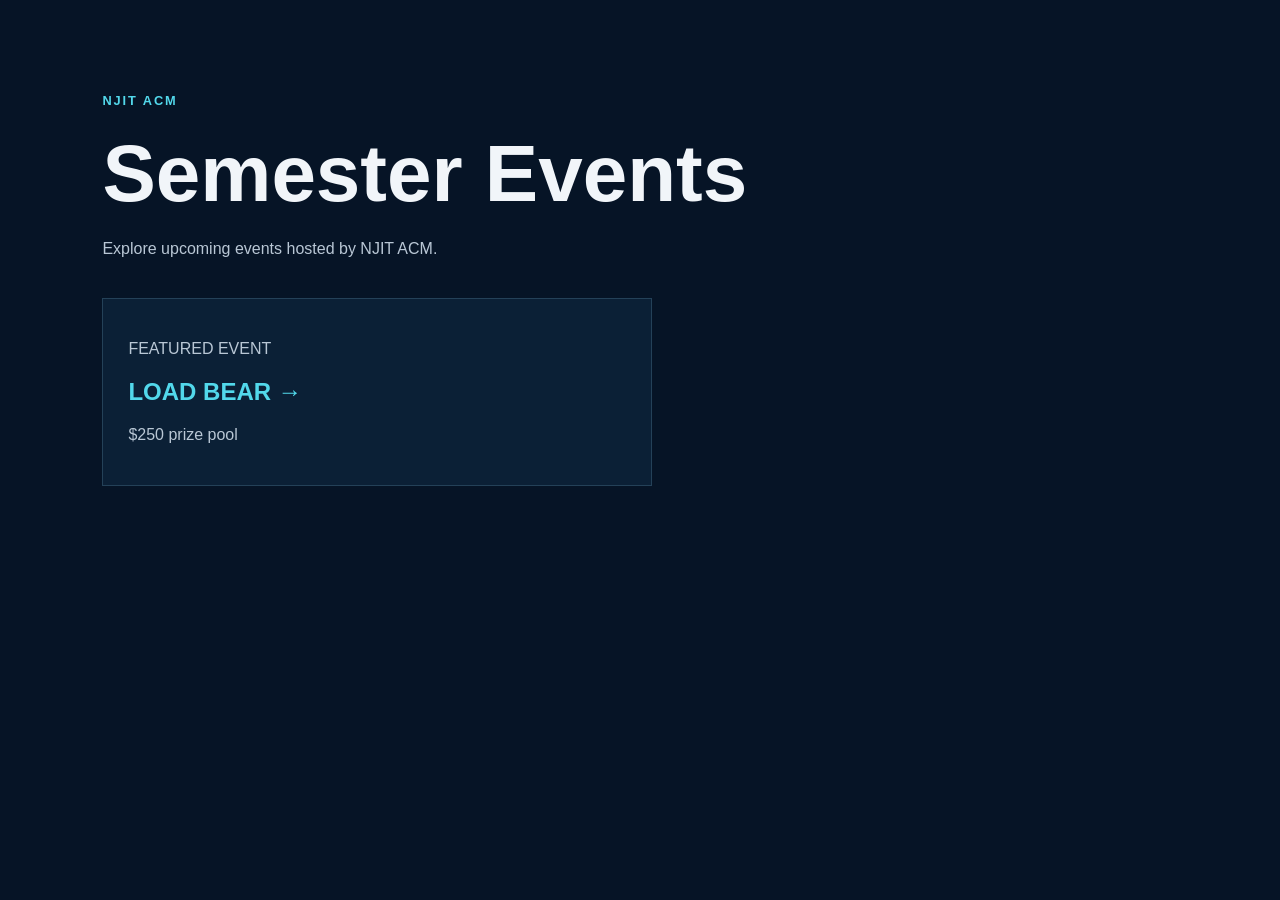
<file: index.html>
<!DOCTYPE html>
<html lang="en">
<head>
  <meta charset="UTF-8">
  <meta name="viewport" content="width=device-width, initial-scale=1.0">
  <title>NJIT ACM Semester Events</title>
  <style>
    * {
      box-sizing: border-box;
    }

    body {
      margin: 0;
      padding: 80px 8%;
      background: #061426;
      color: #f1f5f9;
      font-family: Arial, Helvetica, sans-serif;
    }

    .label {
      color: #52d8eb;
      font-size: 0.8rem;
      letter-spacing: 0.15em;
      font-weight: bold;
    }

    h1 {
      font-size: clamp(2.5rem, 7vw, 5rem);
      margin: 20px 0;
    }

    p {
      color: #b9c7d5;
    }

    .event {
      display: block;
      max-width: 550px;
      margin-top: 40px;
      padding: 25px;
      background: #0b2036;
      border: 1px solid #244158;
      text-decoration: none;
      color: white;
    }

    .event:hover {
      border-color: #52d8eb;
    }

    .event h2 {
      color: #52d8eb;
    }
  </style>
</head>
<body>

  <p class="label">NJIT ACM</p>
  <h1>Semester Events</h1>
  <p>Explore upcoming events hosted by NJIT ACM.</p>

  <a class="event" href="events/load-bear/">
    <p>FEATURED EVENT</p>
    <h2>LOAD BEAR →</h2>
    <p>$250 prize pool</p>
  </a>

</body>
</html>
</file>
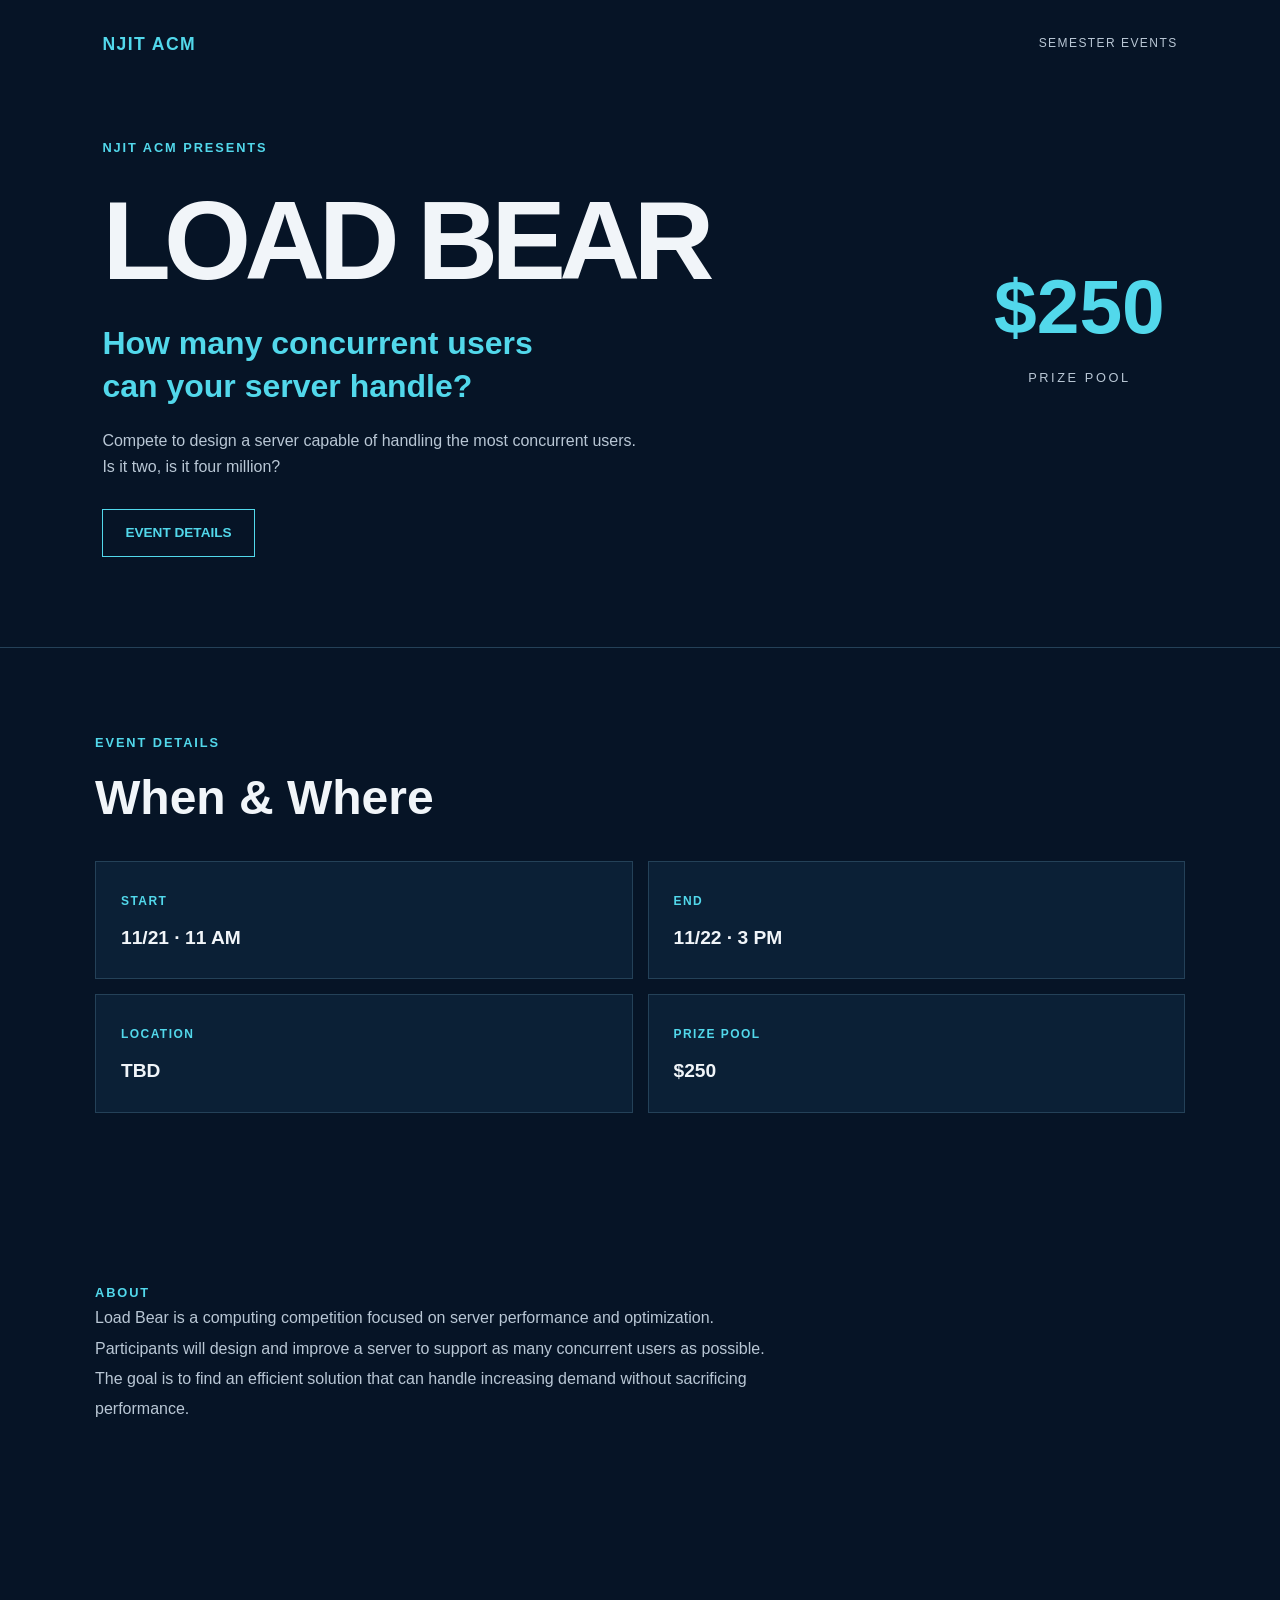
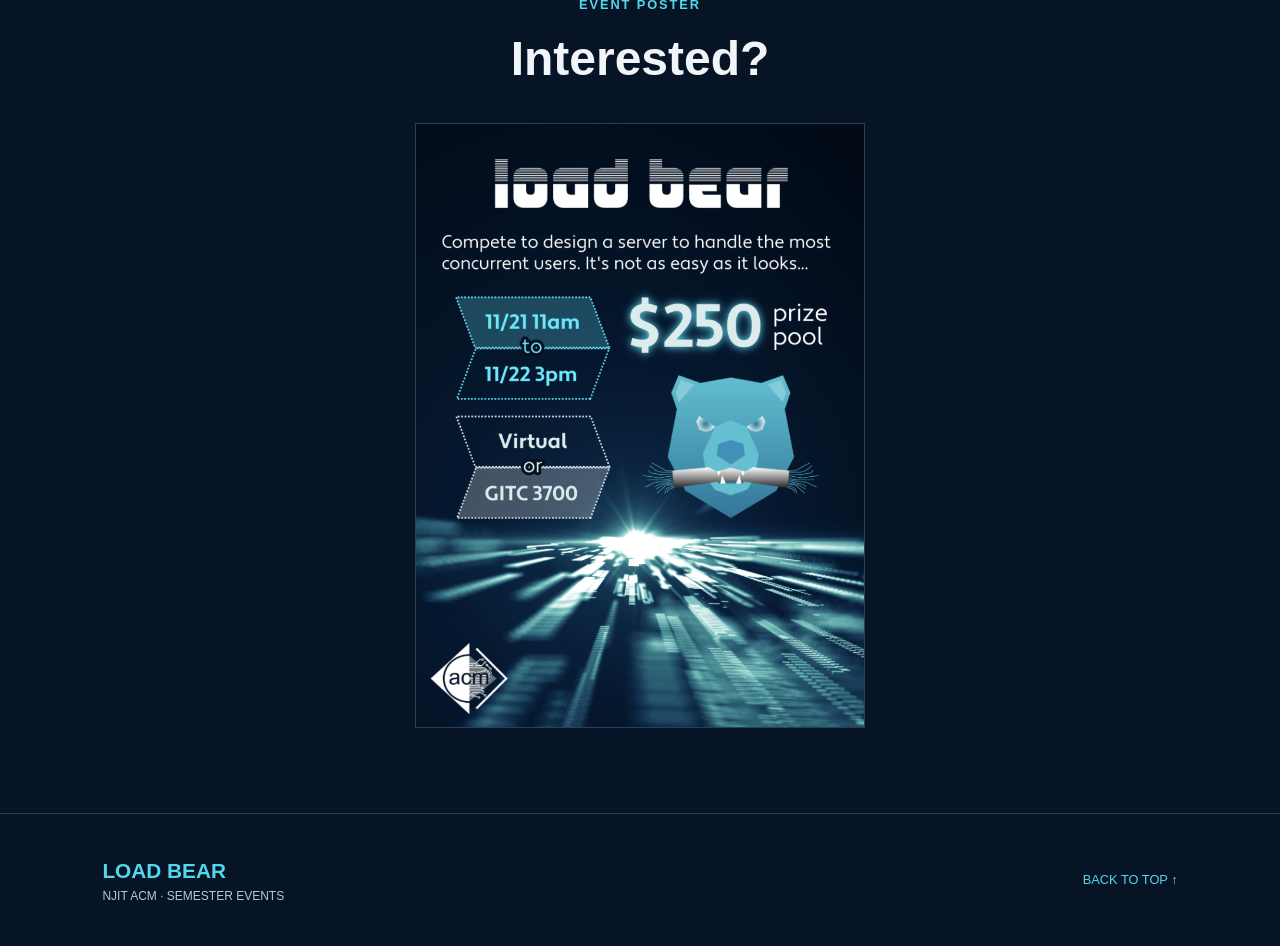
<file: events/load-bear/index.html>
<!DOCTYPE html>
<html lang="en">
<head>
  <meta charset="UTF-8">
  <meta name="viewport" content="width=device-width, initial-scale=1.0">

  <title>Load Bear | NJIT ACM</title>

  <meta
    name="description"
    content="Compete to design a server capable of handling the most concurrent users."
  >

  <link rel="stylesheet" href="style.css">
</head>

<body>

  <header class="hero">
    <nav class="navbar">
      <a href="#" class="logo">NJIT ACM</a>
      <span class="nav-event">SEMESTER EVENTS</span>
    </nav>

    <div class="hero-content">
      <p class="eyebrow">NJIT ACM PRESENTS</p>

      <h1>LOAD BEAR</h1>

      <h2>
        How many concurrent users<br>
        can your server handle?
      </h2>

      <p class="hero-description">
        Compete to design a server capable of handling the
        most concurrent users. Is it two, is it four million?
      </p>

      <div class="hero-buttons">
        <a href="#details" class="button secondary">
          EVENT DETAILS
        </a>
      </div>
    </div>

    <div class="hero-prize">
      <span>$250</span>
      <p>PRIZE POOL</p>
    </div>
  </header>

  <main>

    <section id="details" class="section">
      <p class="section-label">EVENT DETAILS</p>

      <h2>When & Where</h2>

      <div class="details-grid">
        <div class="detail-card">
          <span>START</span>
          <h3>11/21 · 11 AM</h3>
        </div>

        <div class="detail-card">
          <span>END</span>
          <h3>11/22 · 3 PM</h3>
        </div>

        <div class="detail-card">
          <span>LOCATION</span>
          <h3>TBD</h3>
        </div>

        <div class="detail-card">
          <span>PRIZE POOL</span>
          <h3>$250</h3>
        </div>
      </div>
    </section>

    <section class="section about">
      <p class="section-label">ABOUT</p>
      <p>
        Load Bear is a computing competition focused on server
        performance and optimization.

        Participants will design and improve a server to support
        as many concurrent users as possible. The goal is to find
        an efficient solution that can handle increasing demand
        without sacrificing performance.
      </p>
    </section>

    <section class="section poster-section">
      <p class="section-label">EVENT POSTER</p>

      <h2>Interested?</h2>

      <img
        src="assets/poster.png"
        alt="Load Bear NJIT ACM event poster"
        class="poster"
      >
    </section>

  </main>

  <footer>
    <div>
      <h2>LOAD BEAR</h2>
      <p>NJIT ACM · SEMESTER EVENTS</p>
    </div>

    <a href="#">BACK TO TOP ↑</a>
  </footer>

</body>
</html>
</file>
<file: events/load-bear/style.css>
:root {
  --background: #061426;
  --surface: #0b2036;
  --border: #244158;
  --cyan: #52d8eb;
  --text: #f1f5f9;
  --muted: #b9c7d5;
}

* {
  margin: 0;
  padding: 0;
  box-sizing: border-box;
}

html {
  scroll-behavior: smooth;
}

body {
  background: var(--background);
  color: var(--text);
  font-family: Arial, Helvetica, sans-serif;
  line-height: 1.6;
}

a {
  color: inherit;
}

.hero {
  padding: 30px 8% 90px;
  min-height: 620px;
  border-bottom: 1px solid var(--border);
}

.navbar {
  display: flex;
  justify-content: space-between;
  align-items: center;
  padding-bottom: 80px;
}

.logo {
  color: var(--cyan);
  font-weight: bold;
  font-size: 1.1rem;
  text-decoration: none;
  letter-spacing: 0.08em;
}

.nav-event {
  color: var(--muted);
  font-size: 0.75rem;
  letter-spacing: 0.12em;
}

.hero-content {
  max-width: 700px;
}

.eyebrow,
.section-label {
  color: var(--cyan);
  font-size: 0.8rem;
  font-weight: bold;
  letter-spacing: 0.15em;
}

.hero h1 {
  font-size: clamp(3.5rem, 10vw, 7rem);
  line-height: 1.1;
  letter-spacing: -0.06em;
  margin: 20px 0;
}

.hero h2 {
  font-size: clamp(1.3rem, 3vw, 2rem);
  color: var(--cyan);
  line-height: 1.35;
}

.hero-description {
  color: var(--muted);
  max-width: 550px;
  margin-top: 20px;
}

.hero-buttons {
  display: flex;
  flex-wrap: wrap;
  gap: 12px;
  margin-top: 30px;
}

.button {
  display: inline-block;
  padding: 12px 22px;
  border: 1px solid var(--cyan);
  text-decoration: none;
  font-size: 0.85rem;
  font-weight: bold;
  transition: background 0.2s, color 0.2s;
}

.button.primary {
  background: var(--cyan);
  color: var(--background);
}

.button.secondary {
  color: var(--cyan);
}

.button:hover {
  background: transparent;
  color: var(--cyan);
}

.hero-prize {
  position: absolute;
  top: 245px;
  right: 9%;
  text-align: center;
}

.hero-prize span {
  display: block;
  color: var(--cyan);
  font-size: clamp(3rem, 6vw, 5rem);
  font-weight: bold;
}

.hero-prize p {
  color: var(--muted);
  letter-spacing: 0.2em;
  font-size: 0.8rem;
}

.section {
  max-width: 1150px;
  margin: auto;
  padding: 85px 30px;
}

.section h2 {
  font-size: clamp(2rem, 5vw, 3rem);
  margin: 15px 0 35px;
  line-height: 1.2;
}

.details-grid {
  display: grid;
  grid-template-columns: repeat(2, 1fr);
  gap: 15px;
}

.detail-card {
  padding: 25px;
  background: var(--surface);
  border: 1px solid var(--border);
}

.detail-card span {
  color: var(--cyan);
  font-size: 0.75rem;
  font-weight: bold;
  letter-spacing: 0.12em;
}

.detail-card h3 {
  margin-top: 10px;
  font-size: 1.2rem;
}

.about p:last-child {
  max-width: 700px;
  color: var(--muted);
  line-height: 1.9;
}

.poster-section {
  text-align: center;
}

.poster {
  display: block;
  width: 100%;
  max-width: 450px;
  height: auto;
  margin: 30px auto 0;
  border: 1px solid var(--border);
}

footer {
  padding: 40px 8%;
  border-top: 1px solid var(--border);
  display: flex;
  justify-content: space-between;
  align-items: center;
  gap: 20px;
  flex-wrap: wrap;
}

footer h2 {
  color: var(--cyan);
  font-size: 1.3rem;
}

footer p {
  color: var(--muted);
  font-size: 0.75rem;
}

footer a {
  color: var(--cyan);
  text-decoration: none;
  font-size: 0.8rem;
}

@media (max-width: 800px) {
  .hero-prize {
    position: static;
    text-align: left;
    margin-top: 50px;
  }

  .hero {
    padding: 25px 7% 70px;
  }

  .navbar {
    padding-bottom: 65px;
  }

  .challenge-grid {
    grid-template-columns: 1fr;
  }
}

@media (max-width: 550px) {
  .details-grid {
    grid-template-columns: 1fr;
  }

  .section {
    padding: 65px 22px;
  }

  .hero h1 {
    font-size: 3.5rem;
  }

  footer {
    flex-direction: column;
    align-items: flex-start;
  }
}
</file>
